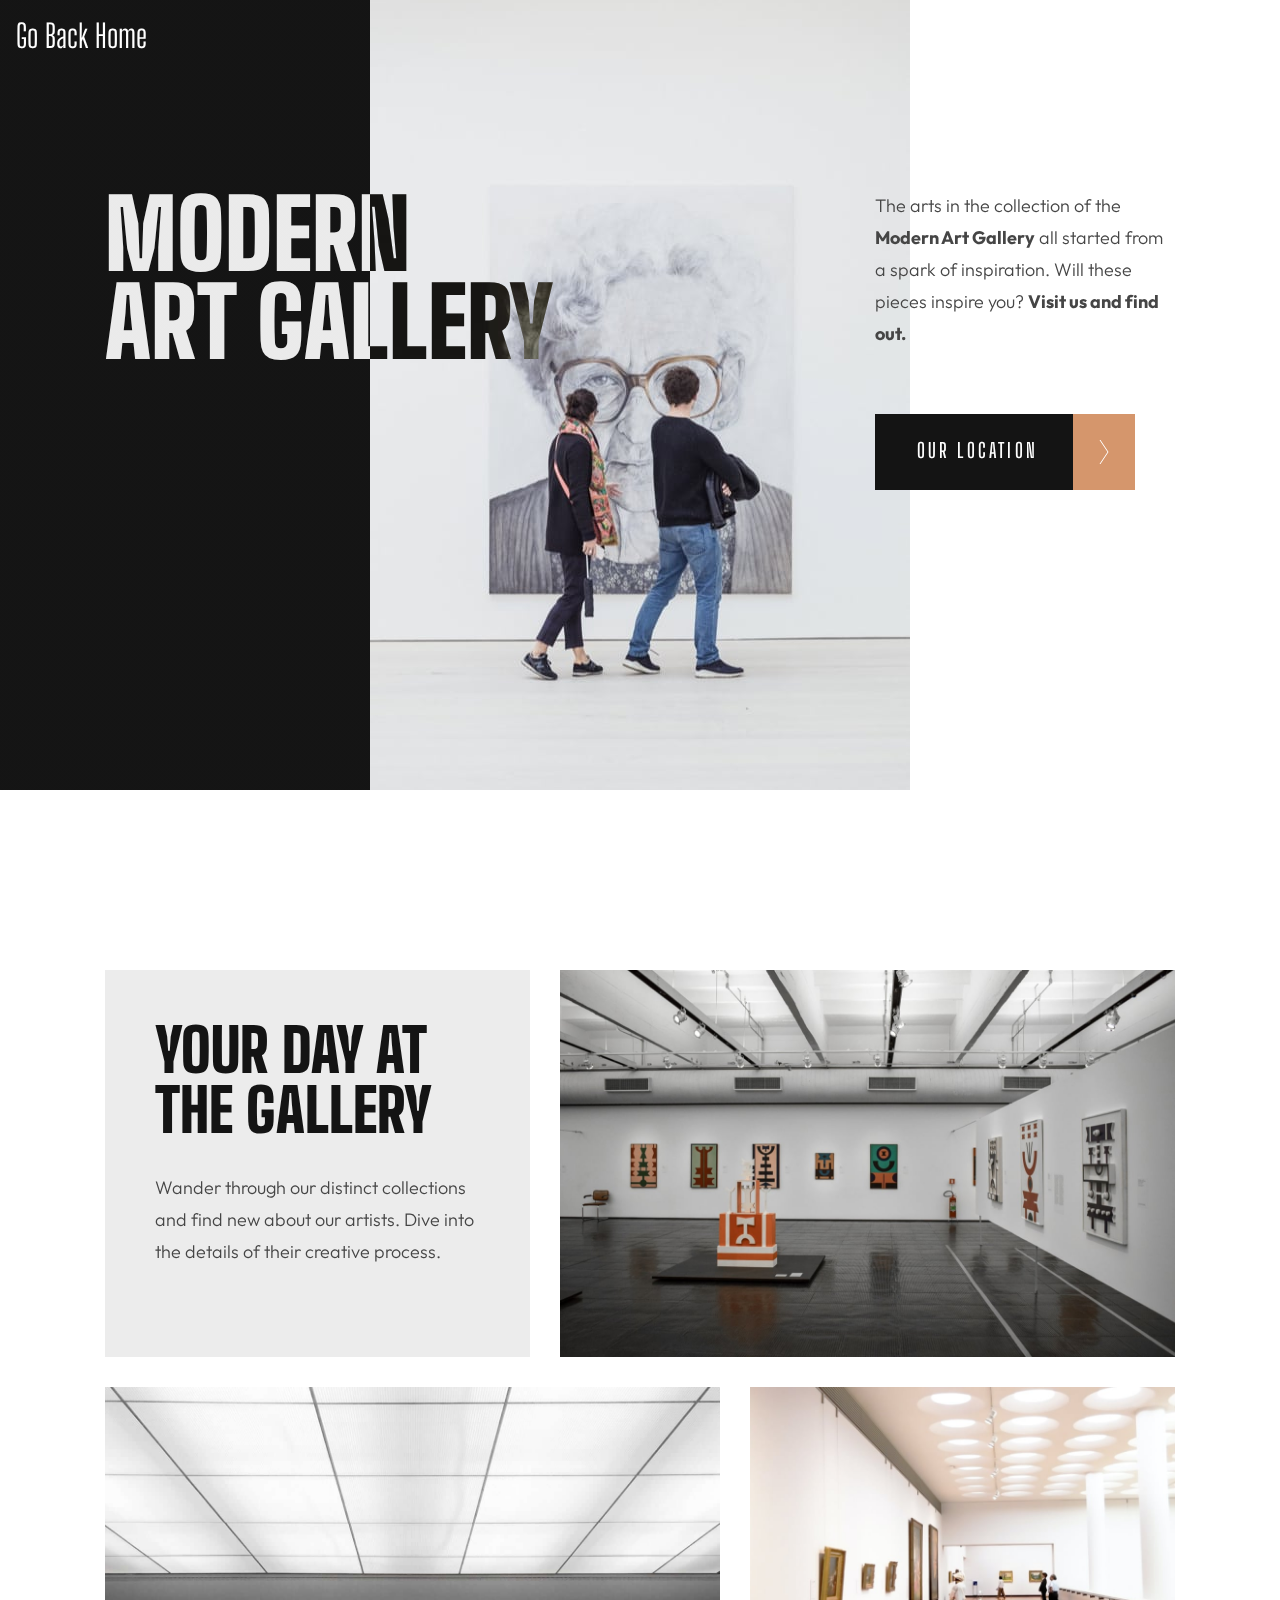
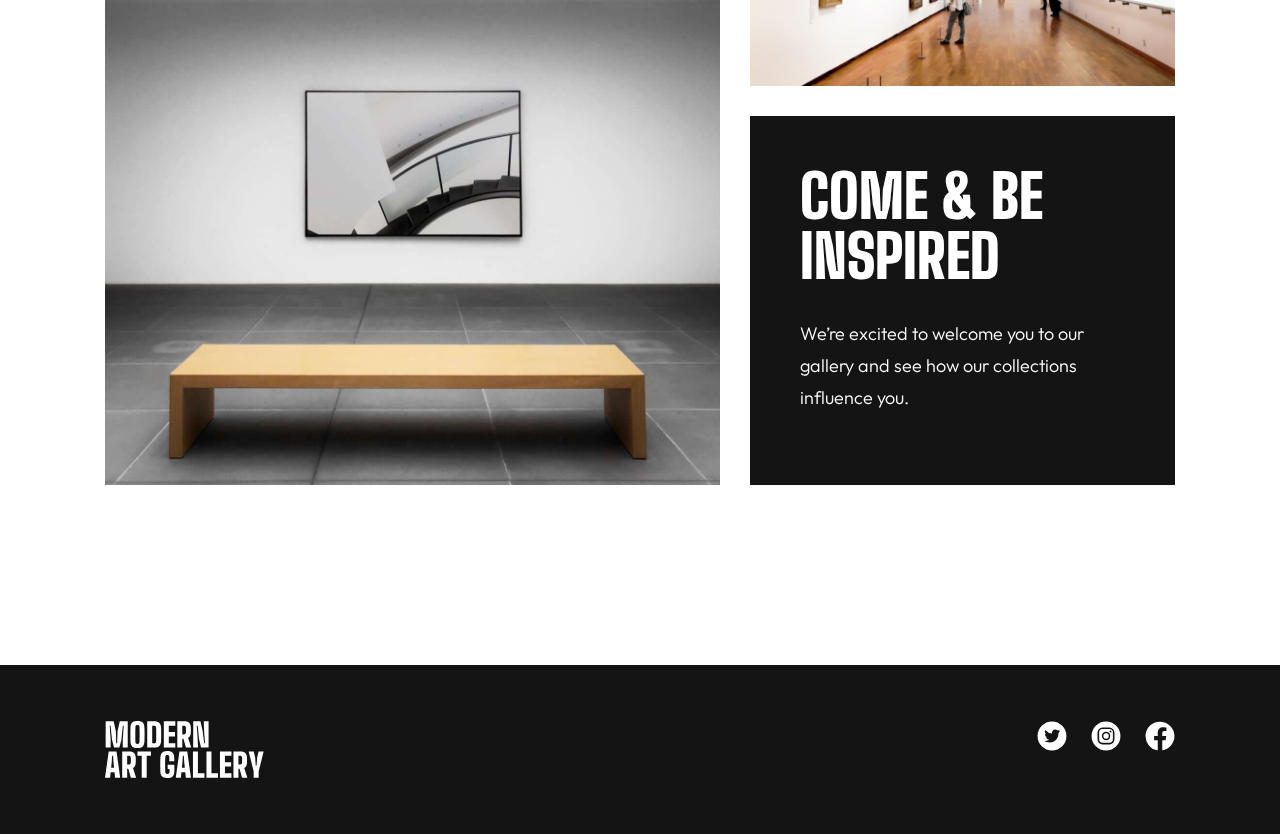
<file: index.html>
<!DOCTYPE html>
<html lang="en">
  <head>
    <meta charset="UTF-8" />
    <meta http-equiv="X-UA-Compatible" content="IE=edge" />
    <meta
      name="viewport"
      content="width=device-width, initial-scale=1.0, viewport-fit=cover"
    />

    <title>Art Gallery Web</title>

    <link rel="icon" href="./assets/favicon-32x32.png" type="image/x-icon" />
    <link rel="stylesheet" href="./style.min.css" />
  </head>

  <body>
    <main>
      <header>
        <a href="https://ivanparraoda.github.io/portafolio_pro/" id="home"
          >Go Back Home</a
        >
        <img
          class="hero-image-mobile"
          src="./assets/mobile/image-hero@2x.jpg"
          alt="Art Gallery Picture"
        />
        <div class="container">
          <div class="hero-section">
            <h1 class="heading-xl h1-heading">Modern Art Gallery</h1>
            <div class="hero-text">
              <p class="body-m hero-paragraph pb-64">
                The arts in the collection of the
                <span>Modern Art Gallery</span> all started from a spark of
                inspiration. Will these pieces inspire you?
                <span>Visit us and find out.</span>
              </p>
              <div class="btn">
                <a class="btn-link" href="./location.html"> Our Location</a>
                <a class="arrow-right" href="./location.html"
                  ><img src="./assets/icon-arrow-right.svg" alt="Arrow Button"
                /></a>
              </div>
            </div>
          </div>
        </div>
      </header>

      <article class="container">
        <div class="grid">
          <div class="top-feature-left">
            <h2 class="heading-m">Your Day At The Gallery</h2>
            <p class="body-m">
              Wander through our distinct collections and find new about our
              artists. Dive into the details of their creative process.
            </p>
          </div>

          <picture class="top-feature-right">
            <source
              media="(max-width:540px)"
              srcset="./assets/mobile/image-grid-1@2x.jpg"
            />
            <source
              media="(max-width:800px)"
              srcset="./assets/tablet/image-grid-1@2x.jpg"
            />
            <img
              src="./assets/desktop/image-grid-1@2x.jpg"
              alt="Art Gallery Exposition"
            />
          </picture>

          <picture class="left-feature">
            <source
              media="(max-width:540px)"
              srcset="./assets/mobile/image-grid-2@2x.jpg"
            />
            <source
              media="(max-width:800px)"
              srcset="./assets/tablet/image-grid-2@2x.jpg"
            />
            <img
              src="./assets/desktop/image-grid-2@2x.jpg"
              alt="Art Gallery seat"
            />
          </picture>

          <picture class="right-feature-1">
            <source
              media="(max-width:540px)"
              srcset="./assets/mobile/image-grid-3@2x.jpg"
            />
            <source
              media="(max-width:800px)"
              srcset="./assets/tablet/image-grid-3@2x.jpg"
            />
            <img
              src="./assets/desktop/image-grid-3@2x.jpg"
              alt="Art Gallery People"
            />
          </picture>

          <div class="right-feature-2">
            <h2 class="heading-m white">Come & Be Inspired</h2>
            <p class="body-m-white">
              We’re excited to welcome you to our gallery and see how our
              collections influence you.
            </p>
          </div>
        </div>
      </article>
    </main>

    <footer>
      <div class="container flex">
        <img class="logo" src="./assets/logo-light.svg" alt="" />

        <div class="social">
          <a class="twitter" href="#" aria-label="twitter">
            <svg
              xmlns="http://www.w3.org/2000/svg"
              data-name="twitter"
              viewBox="0 0 40 40"
            >
              <path
                d="M20 .73A19.27 19.27 0 1 0 39.27 20 19.27 19.27 0 0 0 20 .73Zm10.74 12.68a.57.57 0 0 1-.12.34 8.45 8.45 0 0 1-1.68 1.75c-.09.07-.25.14-.25.28 0 3.47-.89 6.94-3.42 9.45a12.73 12.73 0 0 1-12.35 2.89 11.4 11.4 0 0 1-2.38-1 8.15 8.15 0 0 1-.75-.44c-.06 0-.11-.09 0-.13s.09 0 .28 0a8.48 8.48 0 0 0 3.57-.45A5.49 5.49 0 0 0 16 24.89c-.15 0-.31 0-.47-.06a4.61 4.61 0 0 1-3.44-2.89c0-.11 0-.17.12-.15a4.66 4.66 0 0 0 1.64-.05 2.26 2.26 0 0 1-.56-.17A4.44 4.44 0 0 1 10.53 18a2.08 2.08 0 0 1 0-.49c0-.12.06-.16.16-.09a4.55 4.55 0 0 0 1.67.47c-.19-.15-.36-.31-.53-.47a4.4 4.4 0 0 1-.75-5.19c.08-.12.14-.12.24 0a13.51 13.51 0 0 0 8.68 4.4c.09 0 .1 0 .09-.1a4.79 4.79 0 0 1 0-1.81 4.43 4.43 0 0 1 .85-1.72 4.52 4.52 0 0 1 3.21-1.67 4.28 4.28 0 0 1 1.87.3 4.51 4.51 0 0 1 1.22.75 1.61 1.61 0 0 1 .22.23.19.19 0 0 0 .18 0 11 11 0 0 0 2.52-1 .1.1 0 0 1 .11 0s0 .07 0 .11a3.86 3.86 0 0 1-.7 1.29c-.2.25-.7.86-1.05.92a8.77 8.77 0 0 0 2.13-.6c.08 0 .09-.06.09 0Z  M69.28 58.86A19.27 19.27 0 1 0 47 77.9V64.43h-4.9v-5.57H47v-4.25c0-4.83 2.88-7.5 7.28-7.5a29.25 29.25 0 0 1 4.31.38v4.74h-2.43a2.79 2.79 0 0 0-3.14 3v3.62h5.35l-.86 5.57H53V77.9a19.27 19.27 0 0 0 16.28-19.04Z"
              />
            </svg>
          </a>

          <a class="facebook" href="index.html" aria-label="facebook">
            <svg
              xmlns="http://www.w3.org/2000/svg"
              id="facebook"
              data-name="facebook"
              viewBox="0 0 40 40"
            >
              <path
                class="cls-1"
                d="M24.51 10.8h-9a4.66 4.66 0 0 0-4.66 4.66v9a4.67 4.67 0 0 0 4.66 4.67h9a4.67 4.67 0 0 0 4.66-4.67v-9a4.66 4.66 0 0 0-4.66-4.66Zm-4.42 14.74A5.57 5.57 0 1 1 25.66 20a5.57 5.57 0 0 1-5.57 5.54ZM26 15.36A1.33 1.33 0 1 1 27.31 14 1.32 1.32 0 0 1 26 15.36Z M20.09 16.41A3.57 3.57 0 1 0 23.66 20a3.57 3.57 0 0 0-3.57-3.59Z M20 .73A19.27 19.27 0 1 0 39.27 20 19.27 19.27 0 0 0 20 .73Zm11.3 23.75a6.8 6.8 0 0 1-6.79 6.79h-9a6.8 6.8 0 0 1-6.81-6.79v-9a6.8 6.8 0 0 1 6.79-6.79h9a6.8 6.8 0 0 1 6.79 6.79Z"
              />
              <path class="cls-1" d="" />
            </svg>
          </a>

          <a class="instagram" href="index.html" aria-label="instagram">
            <svg
              xmlns="http://www.w3.org/2000/svg"
              data-name="instagram"
              viewBox="0 0 40 40"
            >
              <path
                d="M39.27 20.12A19.27 19.27 0 1 0 17 39.16V25.69h-4.9v-5.57H17v-4.25c0-4.83 2.88-7.5 7.28-7.5a29.25 29.25 0 0 1 4.31.38v4.74h-2.44a2.79 2.79 0 0 0-3.14 3v3.62h5.35l-.86 5.57H23v13.48a19.27 19.27 0 0 0 16.27-19.04Z"
              />
            </svg>
          </a>
        </div>
      </div>

      <script src="script.js"></script>
    </footer>
  </body>
</html>
</file>
<file: style.min.css>
@import url(https://fonts.googleapis.com/css2?family=Big+Shoulders+Display:wght@400;500;700;900&family=Outfit:wght@100;300&display=swap);
* {
  margin: 0;
  padding: 0;
  text-decoration: 0;
  box-sizing: border-box;
  transition: all ease 0.2s;
  list-style-type: none;
}

#home {
  padding: 1rem;
  color: white !important;
  font-size: 2rem !important;
  position: absolute !important;
}

a:not([class]) {
  text-decoration-skip-ink: auto;
}
img,
picture,
source {
  max-width: 100%;
  display: block;
  object-fit: cover;
  line-height: 0;
}
button,
input,
select,
textarea {
  font: inherit;
}
@media (prefers-reduced-motion: reduce) {
  html:focus-within {
    scroll-behavior: auto;
  }
  *,
  ::after,
  ::before {
    animation-duration: 0s !important;
    animation-iteration-count: 1 !important;
    transition-duration: 0s !important;
    scroll-behavior: auto !important;
  }
}
button {
  all: unset;
  cursor: pointer;
}
body {
  line-height: 1.3;
  text-rendering: optimizeSpeed;
  font-family: 'Big Shoulders Display', sans sans-serif;
  background-color: #fff;
}
:root {
  --brown: hsla(24, 56%, 63%, 1);
  --black: hsla(0, 0%, 8%, 1);
  --gray: hsla(0, 0%, 27%, 1);
  --white: hsla(0, 0%, 100%, 1);
}
.heading-xl {
  font: 900 6rem/5.5rem 'Big Shoulders Display', sans-serif;
  text-transform: uppercase;
  color: var(--black);
}
.heading-l {
  font: 900 4.375rem/4.375rem 'Big Shoulders Display', sans-serif;
  text-transform: uppercase;
  color: var(--black);
}
.heading-m {
  font: 900 3.75rem/3.75rem 'Big Shoulders Display', sans-serif;
  text-transform: uppercase;
  color: var(--black);
}
.heading-s {
  font: 900 2.25rem/2.25rem 'Big Shoulders Display', sans-serif;
  text-transform: uppercase;
  color: var(--black);
}
.body-m {
  font: 300 1.125rem/2rem Outfit, sans-serif;
  color: var(--gray);
}
.body-m-white {
  font: 300 1.125rem/2rem Outfit, sans-serif;
  color: var(--white);
}
span {
  font-weight: 700;
}
.body-s {
  font: 300 1.125rem/1.75rem Outfit, sans-serif;
  color: var(--gray);
}
.body-xs {
  font: 200 1.125rem/1.5rem Outfit, sans-serif;
  color: var(--white);
  max-width: 23.125rem;
}
.white {
  color: var(--white);
}
.brown {
  color: var(--brown);
}
.btn {
  display: flex;
  max-width: 16.25rem;
  z-index: 1;
  background-color: var(--black);
  justify-content: flex-end;
}
.btn-2 {
  display: flex;
  max-width: 16.25rem;
  z-index: 1;
  background-color: var(--black);
  justify-content: flex-end;
  z-index: 2;
  position: absolute;
  top: 0;
  flex-direction: row-reverse;
}
.btn-link {
  padding: 1.5rem 2.1875rem;
  font: 600 1.25rem/1.5rem 'Big Shoulders Display', sans-serif;
  letter-spacing: 0.2rem;
  color: var(--white);
  text-transform: uppercase;
  transition: all ease 0.3s;
}
.btn-2:hover,
.btn:hover {
  background-color: var(--brown);
  transition: all ease 0.3s;
}
.arrow-left,
.arrow-right {
  padding: 1rem;
  background-color: var(--brown);
  transition: all ease 0.3s;
}
.arrow-left:hover,
.arrow-right:hover {
  background-color: var(--black);
  transition: all ease 0.3s;
}
.btn-link:hover ~ .arrow-right {
  background-color: var(--black);
  transition: all ease 0.3s;
}
.btn-link:hover {
  background-color: var(--brown);
}
.arrow-left img,
.arrow-right img {
  padding: 0.625rem;
}
#map {
  height: 37.5rem;
  z-index: 1;
  filter: grayscale(100);
}
header {
  background: linear-gradient(270deg, #fff 50%, hsla(0, 0%, 8%, 1) 50%);
}
.container {
  max-width: 69.375rem;
  margin: 0 auto;
  padding-inline: 1.25rem;
}
.hero-section {
  display: flex;
  padding-block: 11.875rem 18.75rem;
  margin-bottom: 11.25rem;
  background-repeat: no-repeat;
  background-image: url(assets/desktop/image-hero.jpg);
  background-position: 50% 50%;
  justify-content: space-between;
}
.hero-image-mobile {
  display: none;
}
.h1-heading {
  max-width: 28.125rem;
  mix-blend-mode: difference;
  color: var(--white);
}
.hero-paragraph {
  max-width: 18.75rem;
}
.grid {
  display: grid;
  gap: 1.875rem;
  margin-block: 11.25rem;
  max-width: 100%;
  grid-template-columns: 1fr 10rem 1fr;
  grid-template-rows: auto auto 1fr;
  grid-template-areas: 't1 t2 t2' 'l1 l1 r1' 'l1 l1 r2';
  transition: all ease 0.5s;
}
.top-feature-left {
  display: flex;
  flex-direction: column;
  padding: 3.125rem;
  gap: 2rem;
  background-color: #ececec;
  grid-area: t1;
}
.top-feature-right {
  display: flex;
  grid-area: t2;
  max-width: 100%;
  overflow: hidden;
}
.left-feature {
  display: flex;
  grid-area: l1;
  max-width: 100%;
  overflow: hidden;
}
.right-feature-1 {
  display: flex;
  grid-area: r1;
  max-width: 100%;
  overflow: hidden;
}
.right-feature-2 {
  display: flex;
  flex-direction: column;
  gap: 2rem;
  grid-area: r2;
  max-width: 100%;
  padding: 3.125rem;
  background-color: var(--black);
}
.left-feature img,
.top-feature-right img {
  transform: scale(1);
  transition: all ease 1s;
}
.left-feature img:hover,
.right-feature-1 img:hover,
.top-feature-right img:hover {
  transform: scale(1.05);
  transition: all ease 0.5s;
}
footer {
  background-color: var(--black);
  padding-block: 3.5rem;
}
.flex {
  display: flex;
  gap: 1.875rem;
  justify-content: space-between;
  align-items: flex-start;
}
.social,
.social-2 {
  display: flex;
  flex-wrap: wrap;
  flex-direction: row;
  gap: 1.5rem;
}
.social svg:hover {
  fill: var(--brown);
}
.social svg:hover {
  fill: var(--black);
}
.social svg {
  display: flex;
  height: 1.875rem;
  width: 1.875rem;
  fill: #fff;
  gap: 2.5rem;
}
.social svg:hover {
  fill: var(--brown);
}
.social-2 svg {
  display: flex;
  height: 1.875rem;
  width: 1.875rem;
  fill: #fff;
  gap: 2.5rem;
}
.social-2 svg:hover {
  fill: var(--black);
}
.location {
  background-color: var(--brown);
}
.bg {
  background-color: var(--black);
}
.adress p {
  color: #fff;
  max-width: 33.75rem;
  font: 200 1.125rem/1.5rem Outfit, sans-serif;
  color: var(--white);
}
.adress {
  display: flex;
  gap: 2.5rem;
  padding-block: 5.625rem;
  justify-content: space-between;
}
.adress-list {
  display: flex;
  flex-direction: column;
  gap: 1.25rem;
}
.logo path,
.logo-2 path {
  display: flex;
  padding: 1.875rem;
  width: 25rem;
  fill: var(--white);
  transition: all ease 0.3s;
}
.logo path:hover {
  fill: var(--brown);
  transition: all ease 0.3s;
}
.logo-2 path:hover {
  fill: var(--black);
  transition: all ease 0.3s;
}
.logo {
  object-fit: initial;
  width: 10rem;
  transform: scale(1);
}
.pb-64 {
  padding-bottom: 4rem;
}
@media (max-width: 50rem) {
  .container {
    max-width: 43.75rem;
  }
  header {
    background: var(--white) url(assets/tablet/image-hero.jpg) no-repeat;
  }
  .hero-section {
    display: grid;
    grid-template-columns: 1fr 1fr;
    gap: 1.25rem;
    padding-block: 6.25rem;
    margin-bottom: 0;
    background-image: initial;
  }
  .hero-text {
    grid-column: 2;
  }
  .heading-xl {
    font: 900 3.75rem/3.75rem 'Big Shoulders Display', sans-serif;
    grid-column: 2;
    max-width: 17.5rem;
    text-transform: uppercase;
  }
  .heading-l {
    font: 900 3.125rem/3.4375rem 'Big Shoulders Display', sans-serif;
  }
  .heading-m {
    font: 900 3.125rem/3.25rem 'Big Shoulders Display', sans-serif;
  }
  .body-m {
    font: 300 1rem/1.75rem Outfit, sans-serif;
    color: var(--gray);
  }
  .adress {
    display: flex;
    gap: 6.25rem;
    justify-content: flex-start;
  }
  .adress p {
    max-width: 21.25rem;
    font: 200 1rem/1.25rem Outfit, sans-serif;
  }
  .pb-64 {
    padding-bottom: 3rem;
  }
  .grid {
    display: grid;
    gap: 1.25rem;
    margin-block: 11.25rem;
    max-width: 100%;
    grid-template-columns: 1fr 1fr 1fr;
    grid-template-rows: 1fr 1fr 1fr;
    grid-template-areas: 't1 t2 t2' 'l1 l1 r1' 'l1 l1 r2';
  }
  .top-feature-left {
    padding: 2.875rem;
    align-items: center;
    justify-content: flex-start;
  }
  .social,
  .social-2 {
    gap: 0.625rem;
  }
  .body-xs {
    max-width: 16.5625rem;
  }
}
@media (max-width: 33.75rem) {
  header {
    background: var(--white);
  }
  .hero-section {
    display: flex;
    gap: 2.25rem;
    padding-block: 2.25rem;
    flex-direction: column;
  }
  .hero-image-mobile {
    display: flex;
    object-fit: cover;
    max-width: 100%;
  }
  .hero-paragraph {
    max-width: 100%;
  }
  .btn-link {
    padding: 0.5rem 1rem;
    font: 600 0.75rem/1.25rem 'Big Shoulders Display', sans-serif;
  }
  .btn,
  .btn-2 {
    gap: 0.625rem;
    max-width: 11.25rem;
    align-items: center;
    justify-content: space-between;
  }
  .arrow-right {
    padding: 0.5rem 0.375rem;
  }
  .flex {
    flex-direction: column;
  }
  .adress {
    gap: 1.25rem;
    justify-content: flex-start;
    flex-direction: column;
  }
  .adress {
    gap: 1.25rem;
    padding-block: 2.5rem;
  }
  .heading-l {
    font: 900 2.5rem/2.75rem 'Big Shoulders Display', sans-serif;
  }
  .heading-s {
    font: 900 1.75rem/1.875rem 'Big Shoulders Display', sans-serif;
  }
  .grid {
    display: flex;
    gap: 1.25rem;
    margin-block: 2.5rem;
    flex-direction: column;
  }
}
@media (hover: hover) {
  .grid:hover > picture:not(:hover) {
    filter: grayscale(100);
    transition: all ease 0.5s;
  }
  .grid:hover > picture {
    filter: grayscale(0);
    transition: all ease 1.5s;
  }
  .grid img,
  .grid picture {
    filter: saturate(1);
    transition: all ease 1.5s;
  }
  .grid picture:hover {
    filter: saturate(2);
    transition: all ease 0.5s;
  }
  .right-feature-2:hover,
  .top-feature-left:hover {
    filter: invert(100);
    transition: all ease 0.5s;
  }
  .top-feature-left:hover {
    filter: invert(100);
    transition: all ease 0.5s;
  }
}
.hero-section {
  -webkit-animation: animateBackground ease-out 2s;
  transition: all ease-in 1.5s;
  animation-delay: 0.5s;
}
.hero-text,
h1 {
  -webkit-animation: slideInTop ease-out 2s;
  transition: all ease-out 1.5s;
  animation-delay: 0.6s;
}
@keyframes animateBackground {
  0% {
    background-position: 50% -2000%;
  }
  100% {
    background-position: 50% 50%;
  }
}
@keyframes slideInTop {
  0% {
    transform: translateY(-9.375rem);
    opacity: 0;
  }
  100% {
    transform: translateY(0);
    opacity: 1;
  }
}
@-webkit-keyframes appear {
  0% {
    opacity: 0;
  }
  40% {
    opacity: 0;
  }
  100% {
    opacity: 1;
  }
}
@keyframes appear {
  0% {
    opacity: 0;
  }
  40% {
    opacity: 0;
  }
  100% {
    opacity: 1;
  }
}
</file>
